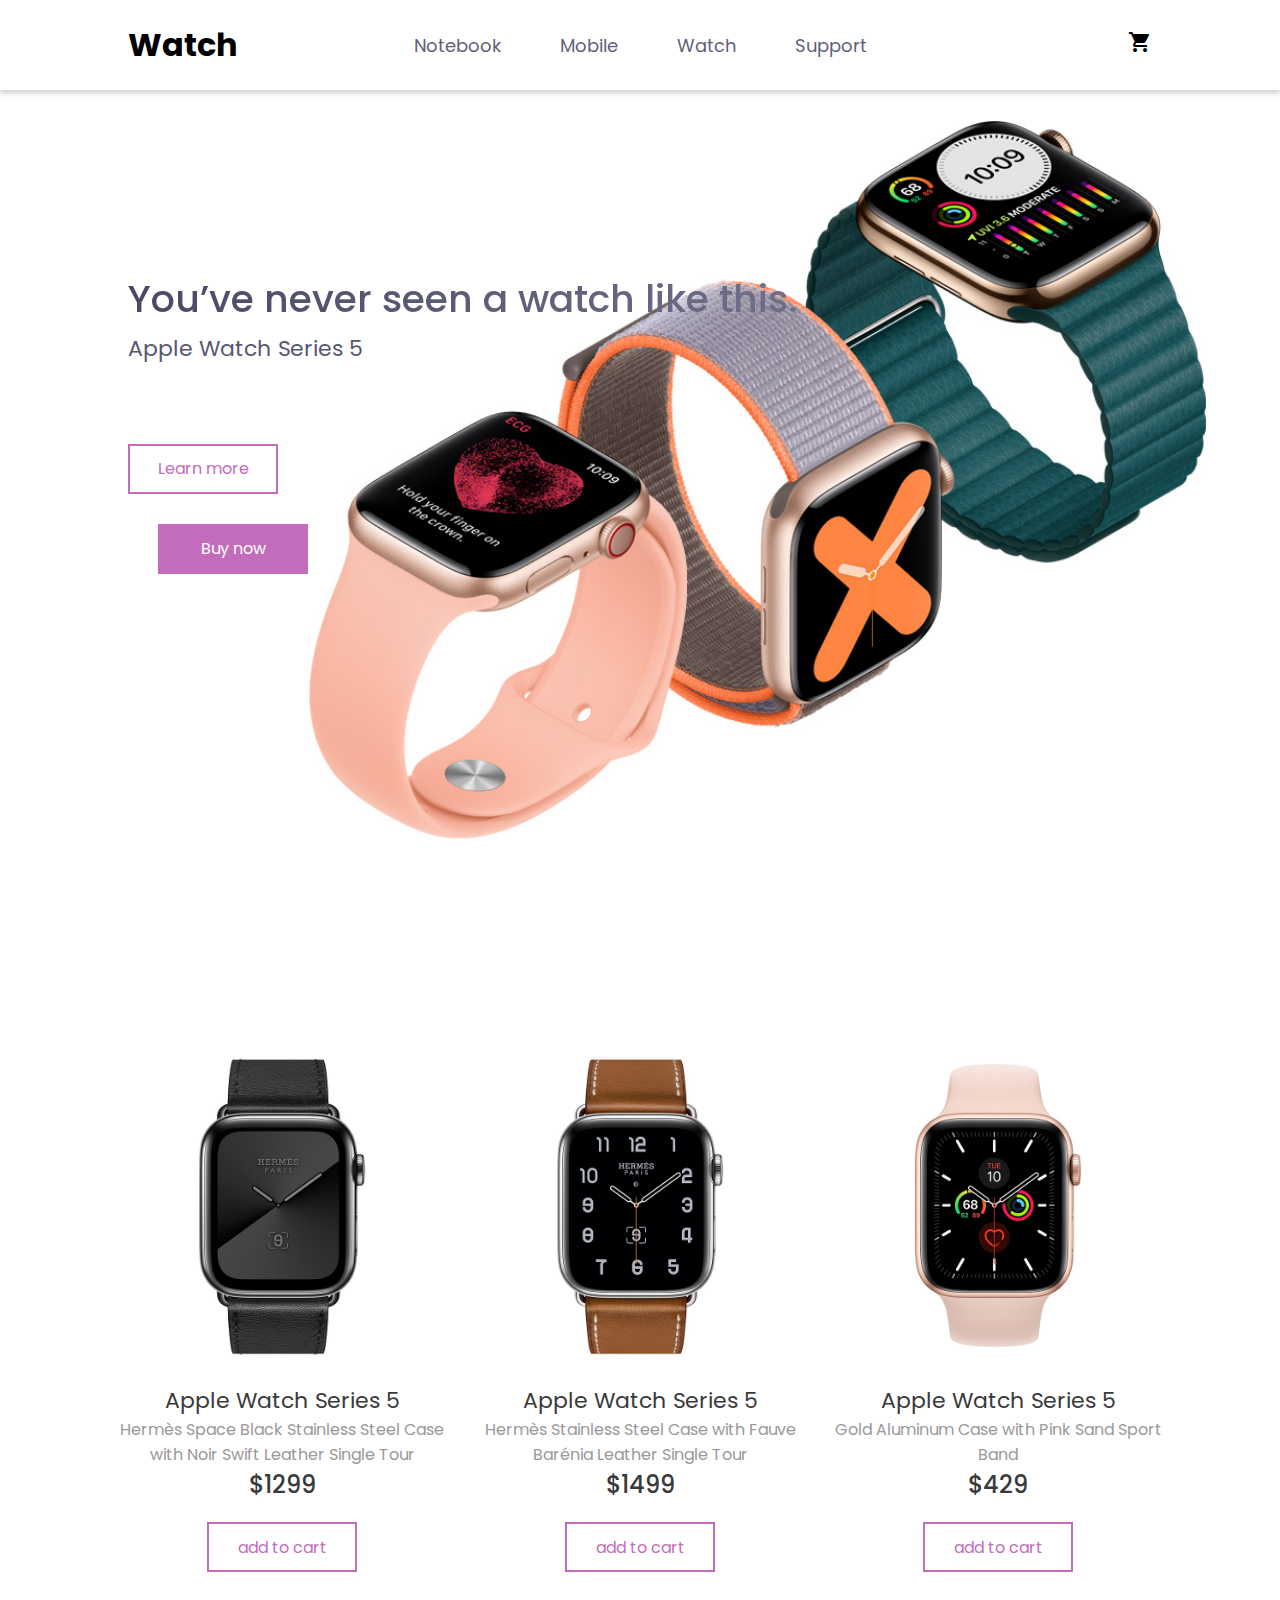
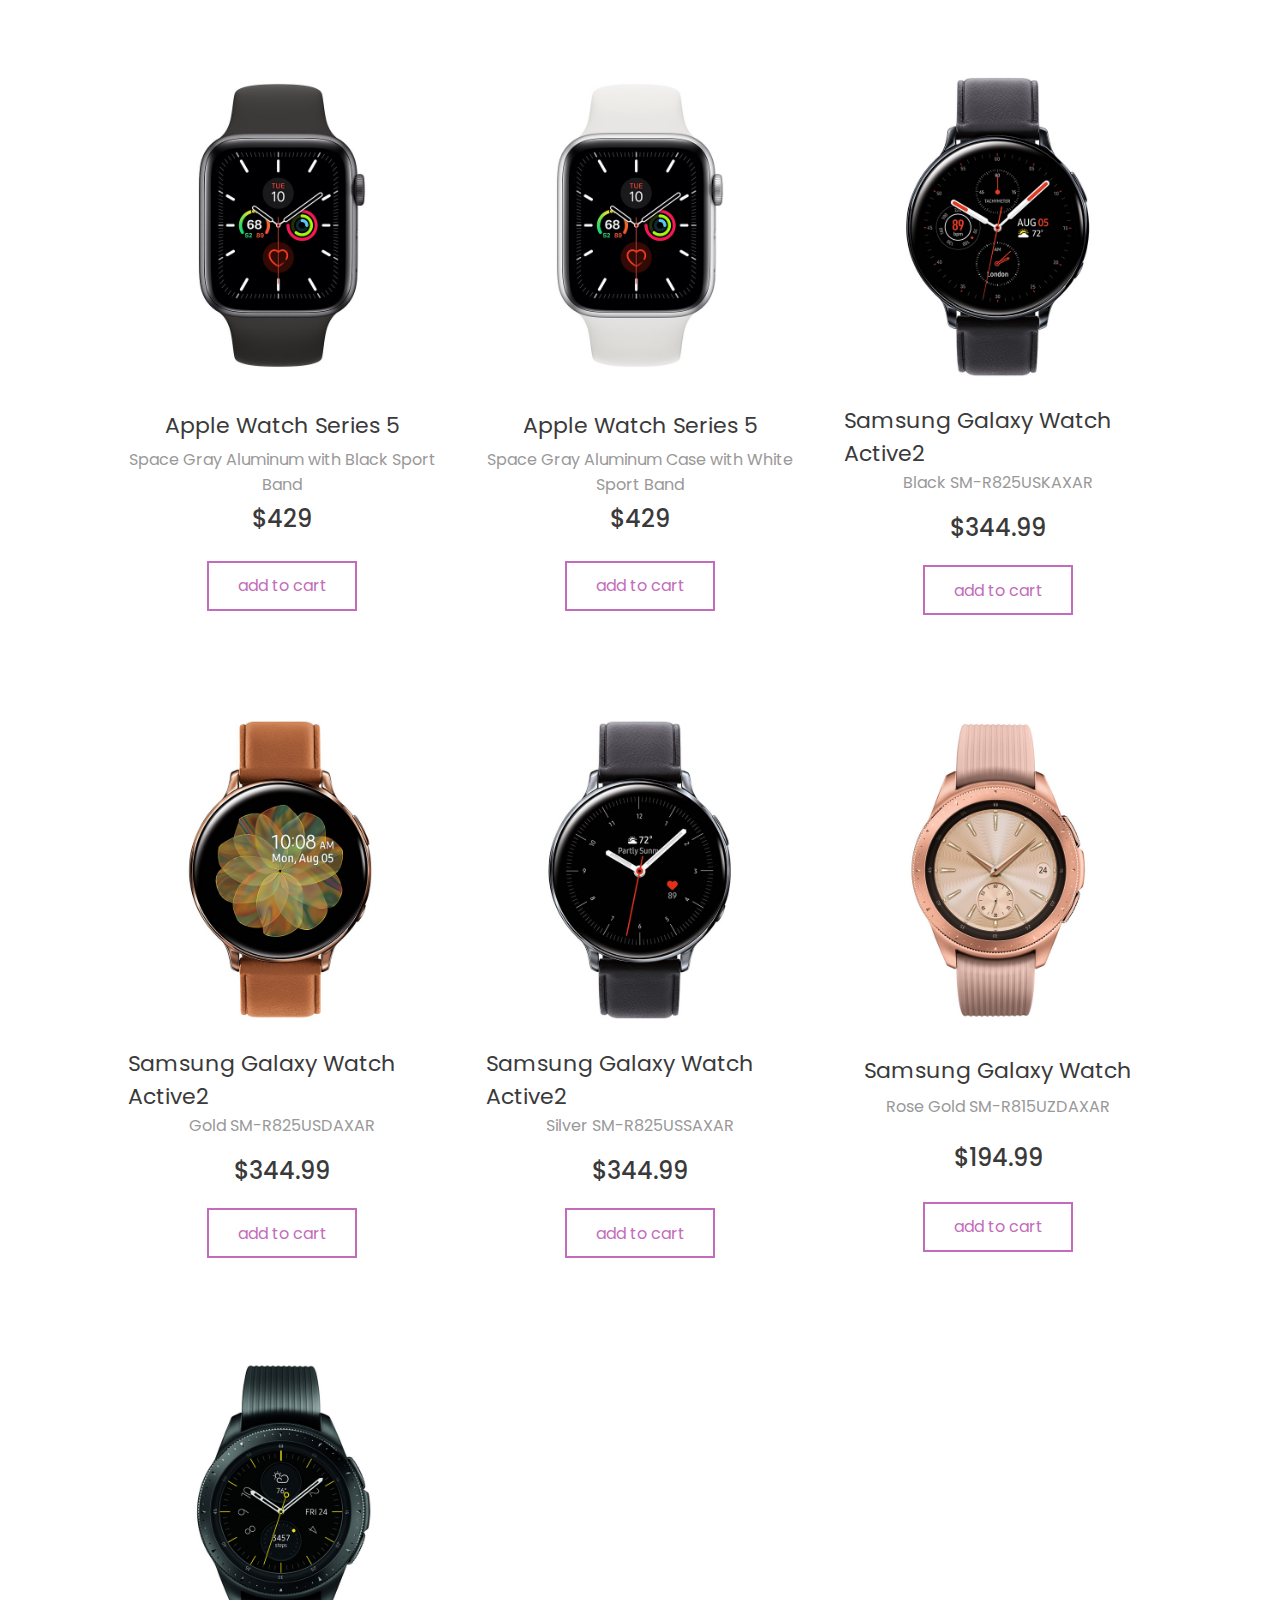
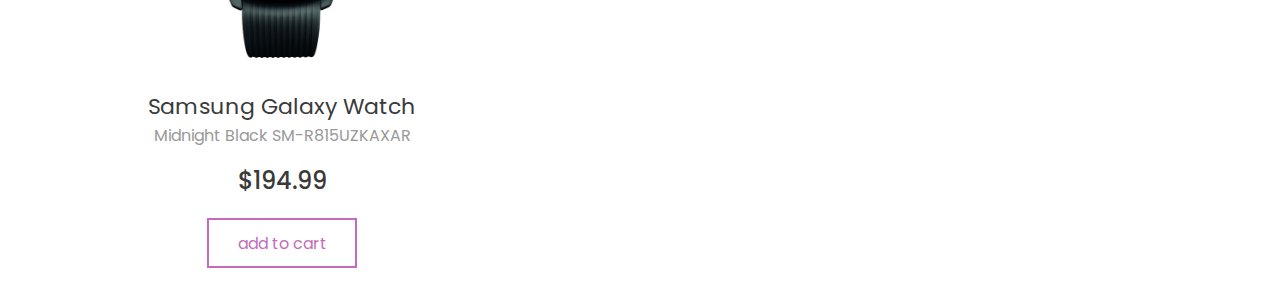
<file: index.html>
<!doctype html>
<html lang="en">
<head>
    <meta charset="UTF-8">
    <meta name="viewport"
          content="width=device-width, user-scalable=no, initial-scale=1.0, maximum-scale=1.0, minimum-scale=1.0">
    <meta http-equiv="X-UA-Compatible" content="ie=edge">
    <title>Shop Cart</title>
    <link href="https://fonts.googleapis.com/css2?family=Poppins:wght@200;400;500&display=swap" rel="stylesheet">
    <link href="https://fonts.googleapis.com/icon?family=Material+Icons" rel="stylesheet">
    <link rel="stylesheet" href="stylesheet/style.css">
</head>
<body>
<header id="header" class="header">
    <div class="header-container">
        <a href="index.html" class="logo-container">
            <h1>Watch</h1>
        </a>
        <nav>
            <ul class="list">
                <li class="item"><a href="#" class="nav-link">Notebook</a><span class="line"></span></li>
                <li class="item"><a href="#" class="nav-link">Mobile</a></li>
                <li class="item"><a href="#" class="nav-link">Watch</a></li>
                <li class="item"><a href="#" class="nav-link">Support</a></li>
            </ul>
        </nav>
        <div class="cart-icon">
            <a href="cart.html" class="cart-icon_count">
                <i class="material-icons">shopping_cart</i>
                <span class="count"></span>
            </a>
        </div>
    </div>
</header>
<section class="presentation">
    <div class="introduction">
        <div class="intro-text">
            <h1>You’ve never seen a watch like this.</h1>
            <p>Apple Watch Series 5</p>
        </div>
        <div class="cta">
            <button class="cta--select">Learn more</button>
            <button class="cta--add">Buy now</button>
        </div>

    </div>
    <div class="cover">
        <img src="images/tile_series-5_large.jpg" alt="">
    </div>

</section>
<main id="main" class="main">
    <div class="container">

    </div>
</main>


<script src="classes/Card.js"></script>
<script src="data.js"></script>
<script src="javascript/app.js"></script>
</body>
</html>
</file>
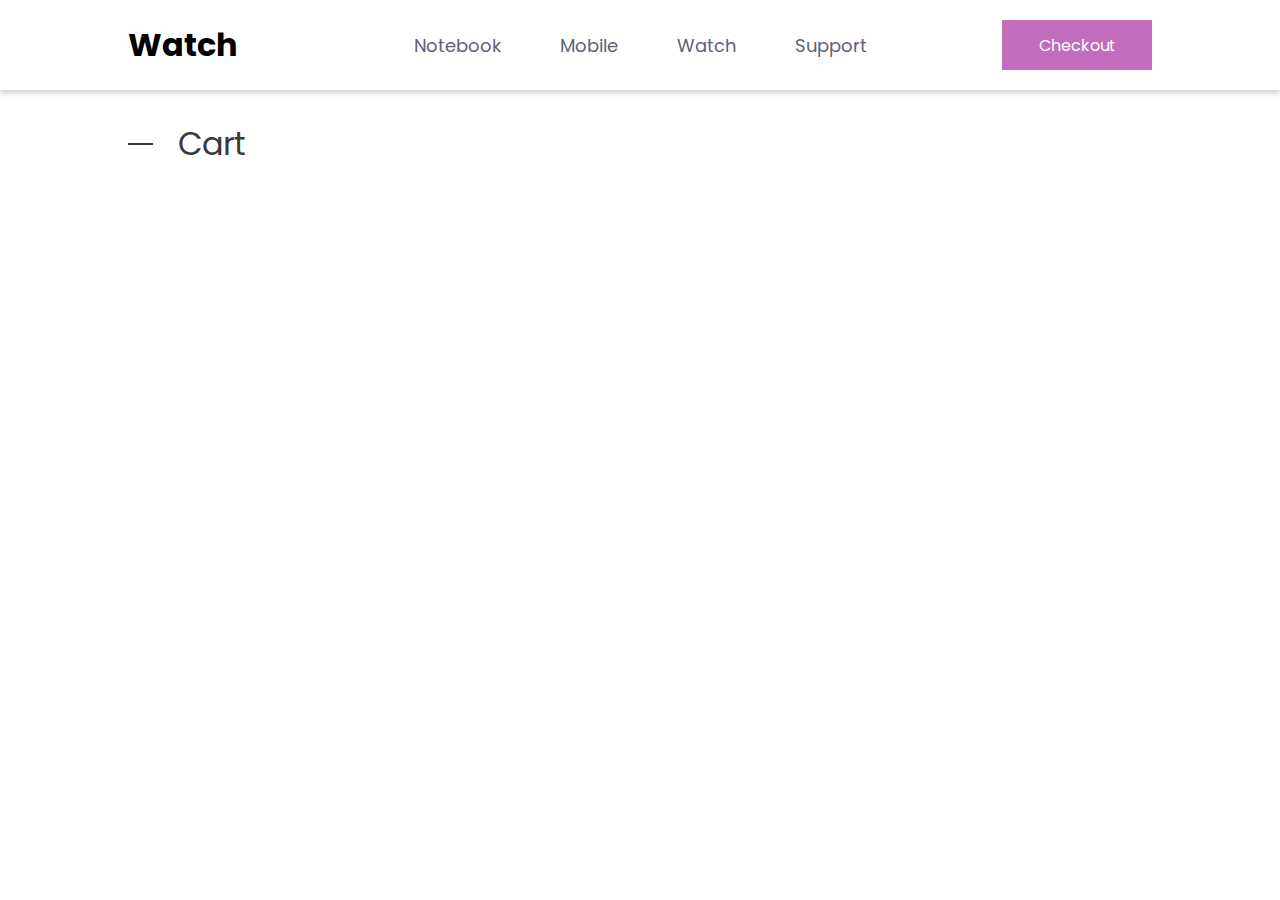
<file: cart.html>
<!doctype html>
<html lang="en">
<head>
    <meta charset="UTF-8">
    <meta name="viewport"
          content="width=device-width, user-scalable=no, initial-scale=1.0, maximum-scale=1.0, minimum-scale=1.0">
    <meta http-equiv="X-UA-Compatible" content="ie=edge">
    <title>Shop Cart</title>
    <link href="https://fonts.googleapis.com/css2?family=Poppins:wght@400;500&display=swap" rel="stylesheet">
    <link href="https://fonts.googleapis.com/icon?family=Material+Icons" rel="stylesheet">
    <link rel="stylesheet" href="stylesheet/style.css">
</head>
<body>
<header id="header" class="header">
    <div class="header-container">
        <a href="index.html" class="logo-container">
            <h1>Watch</h1>
        </a>
        <nav>
            <ul class="list">
                <li class="item"><a href="#" class="nav-link">Notebook</a><span class="line"></span></li>
                <li class="item"><a href="#" class="nav-link">Mobile</a></li>
                <li class="item"><a href="#" class="nav-link">Watch</a></li>
                <li class="item"><a href="#" class="nav-link">Support</a></li>
            </ul>
        </nav>
        <div class="bill">
            <button class="cta--add">Checkout</button>
        </div>
    </div>
</header>
<section id="cart" class="cart">
    <div class="container-title">
        <h2 class="category-title"><div></div>Cart</h2>
    </div>
    <div class="container-cart"></div>
</section>


<script src="classes/Cart.js"></script>
<script src="javascript/main.js"></script>
</body>
</html>
</file>
<file: stylesheet/style.css>
* {
    margin: 0;
    padding: 0;
    box-sizing: border-box;
    outline: 0 !important;
}

body {
    font-family: 'Poppins', sans-serif;
    font-weight: 400;
    color: #3a3a3a
}

a {
    text-decoration: none;
    font-family: 'Poppins', sans-serif;
    font-weight: 400;
    color: #000;
}

li {
    list-style-type: none;
}

ul {
    margin-left: 0;
    padding-left: 0;
}

button {
    position: relative;
    font-size: 16px;
    transition-duration: 0.4s;
    text-decoration: none;
    overflow: hidden;
    cursor: pointer;
    font-family: 'Poppins', sans-serif;
    font-weight: 400;
}

button:after {
    content: "";
    background: #f1f1f1;
    display: block;
    position: absolute;
    top: 50%;
    left: 50%;
    padding: 150px 100px 100px 100px;
    margin: -130px 10px 0px -100px;
    opacity: 0;
    transition: all .4s;
    border-radius: 50%;
}

button:active:after {
    padding: 0;
    margin: 0;
    opacity: .7;
    transition: 0s
}

button:focus {
    outline: none !important
}

/*Header*/
.header {
    z-index: 999999;
    background: #fff;
    width: 100%;
    box-shadow: 0px 4px 4px 0px rgba(0, 0, 0, 0.15);
}

.header-container {
    display: flex;
    width: 80%;
    min-height: 10vh;
    margin: auto;
    align-items: center;
}

.sticky {
    position: fixed;
    top: 0;
    width: 100%;
    box-shadow: 0px 4px 4px 0px rgba(0, 0, 0, 0.15);
}

.sticky + .content {
    padding-top: 102px;
}

.logo-container,
.list,
.cart-icon,
.bill {
    display: flex;
}

.logo-container {
    flex: 1;
}

.logo-container h1 {
    /*color: rgb(86,43, 140);*/
    color: #000;
}

nav {
    flex: 2;
}

.list {
    justify-content: space-around;
    list-style: none;
}

.nav-link {
    color: #5f5f79;
    font-size: 18px;
    text-decoration: none;
}

.cart-icon, .bill {
    flex: 1;
    justify-content: flex-end;
}

.cart-icon_count {
    position: relative;
}

.cart-icon_count span {
    display: none;
    position: absolute;
    width: 21px;
    height: 21px;
    background: #E40605;
    border-radius: 50%;
    justify-content: center;
    align-items: center;
    top: -13px;
    right: -8px;
    color: #fff;
    font-size: 14px;
    font-weight: 400;
}

.container-header .cart-icon .cart-icon_count i {
    color: #333;
}

/*Presentation*/
.presentation {
    position: relative;
    display: flex;
    width: 80%;
    margin: auto;
    min-height: 80vh;
    align-items: center;
    padding: 30px 0;
}

.introduction {
    flex: 1;
}

.intro-text {
    position: absolute;
    left: 0;
    top: 20vh;
}

.intro-text h1 {
    font-size: 38px;
    font-weight: 500;
    background: linear-gradient(to right, #494964, #6f6f89);
    -webkit-background-clip: text;
    -webkit-text-fill-color: transparent;
}

.intro-text p {
    margin-top: 5px;
    font-size: 22px;
    color: #585772;
}

.cta {
    padding: 50px 0px 0px 0px;
}

.cta--select {
    width: 150px;
    height: 50px;
    background: transparent;
    border: 2px solid #c36cbb;
    color: #c36cbb;
}

.cta--select:hover {
    background: #c36cbb;
    color: #fff;
    border: none;
}

.cta--add {
    width: 150px;
    height: 50px;
    background: #c36cbb;
    color: #fff;
    border: none;
}

.cta .cta--add {
    margin: 30px 0px 0px 30px;
}

.cover {
    flex: 1;;
}

.cover img {
    width: 100vh;
}

/*Main*/
.main {
    padding: 150px 0px 0px 0px;
}

.container {
    width: 80%;
    margin-left: auto;
    margin-right: auto;
    padding: 30px 0;
    display: grid;
    grid-template-columns: repeat(3, 1fr);
    grid-gap: 50px;
    grid-row-gap: 105px;
    justify-content: center;
}

.card {
    display: grid;
    grid-template-columns: 1fr;
    justify-items: center;
    grid-row-gap: 20px;
}

.good-image {
    width: 300px;
}

.good-image img {
    width: 100%;
}

.title {
    font-size: 22px;
    font-weight: 400;
}

.text_context {
    font-size: 16px;
    text-align: center;
    margin: -20px;
    color: #999;
}

.price {
    font-size: 24px;
    font-weight: 500;
}

/*Cart.html*/

.container-title {
    width: 80%;
    display: grid;
    grid-template-columns: 1fr;
    margin-left: auto;
    margin-right: auto;
    column-gap: 1%;
    padding: 30px 0 0 0;
}

.category-title {
    font-size: 2em;
    font-weight: 400;
    display: flex;
    align-items: center;
    margin-bottom: 20px;
}

.category-title div {
    width: 25px;
    height: 2px;
    margin-right: 25px;
    background: #3a3a3a;
}

.container-cart {
    width: 80%;
    display: grid;
    grid-template-columns: 70% 29%;
    margin-left: auto;
    margin-right: auto;
    column-gap: 1%;
}

.cart-wrapper {
    display: grid;
    grid-template-columns: 10% 47% 15% 20% 8%;
    align-items: center;
    text-align: center;
    background: #fff;
    height: 110px;
    margin-bottom: 10px;
}

.cart-image {
    width: auto;
    height: 75px;
    margin-left: auto;
    margin-right: auto;
}

.good-title {
    font-size: 18px;
    font-weight: 400;
    text-align: start;
    letter-spacing: 0.1rem;
    padding: 0px 3px;
}

.good-title span {
    display: block;
    font-size: 12px;
    color: #3a3a3a;
    font-weight: 200;
}

.counter {
    justify-content: center;
    align-items: center;
    display: flex;
}

.good-count {
    display: grid;
    grid-template-columns: 40% 20% 40%;
    border: 2px solid rgb(239, 239, 239);
    align-items: center;
    text-align: center;
    justify-content: center;
    width: 100%;
    height: 40px;
}

.plus, .minus {
    border: none;
    background: transparent;
    display: flex;
    justify-content: center;
    align-items: center;
}

.plus i, .minus i {
    font-size: 16px;
    font-weight: 400;
    color: #999;
}

.plus i:hover, .minus i:hover {
    color: #000;
    cursor: pointer;
    font-weight: 500;
    transform: scale(1.2);
}

.count-goods {
    font-size: 20px;
    font-weight: 400;
}

.good-price {
    font-size: 21px;
    font-weight: 500;
    color: #000;
}

.delete {
    background: transparent;
    border: none;
    font-size: 16px;
    font-weight: 400;
    /*color: #3a3a3a;*/
    letter-spacing: 0.05rem;
    font-family: 'Poppins', sans-serif;
}

.delete:hover {
    color: #c36cbb;
    cursor: pointer;
    letter-spacing: 0.08rem;
}

/*Order*/
.order {
    padding: 15px;
    background: #fff;
}

.order .total-title {
    font-size: 1.2em;
    text-transform: uppercase;
    display: flex;
    align-items: center;
}

.order .total-title span {
    font-weight: 500;
    font-size: 2rem;
    margin: 0 10px;
}

.order .cta--add {
    width: 100%;
    margin: 10px 0 20px 0;
}

.delivery-title {
    text-transform: uppercase;
    font-size: 1.2em;
}

.delivery-text {
    line-height: 1.25rem;
    font-weight: 300;
    font-size: 16px;
    margin-top: 10px;
}
</file>
